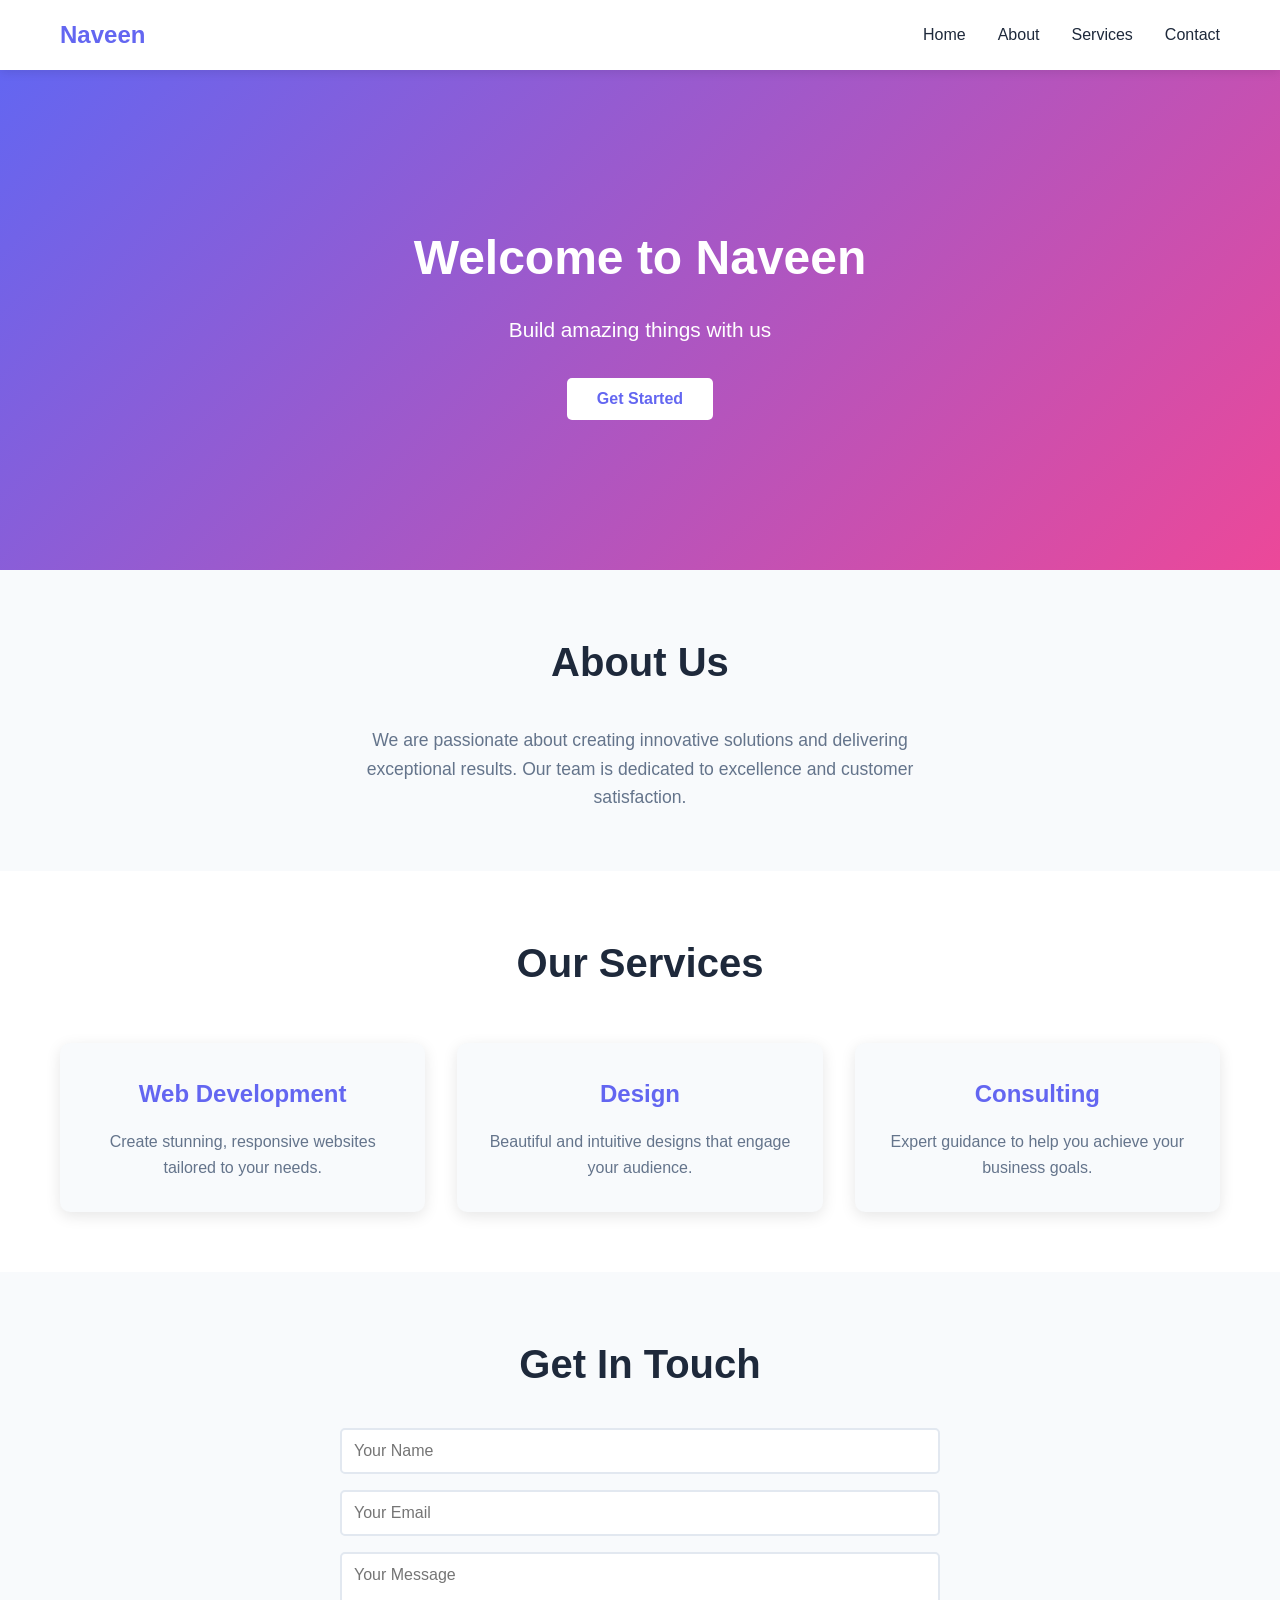
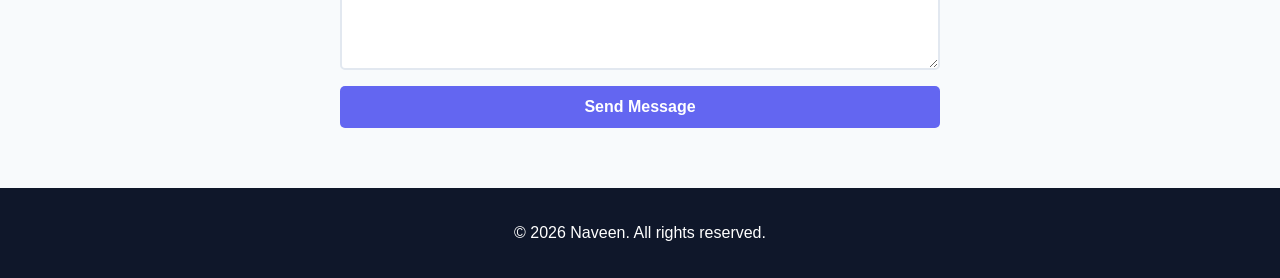
<file: index.html>
<!DOCTYPE html>
<html lang="en">
<head>
    <meta charset="UTF-8">
    <meta name="viewport" content="width=device-width, initial-scale=1.0">
    <title>Welcome to Naveen</title>
    <link rel="stylesheet" href="styles.css">
</head>
<body>
    <nav class="navbar">
        <div class="container">
            <div class="logo">Naveen</div>
            <ul class="nav-links">
                <li><a href="#home">Home</a></li>
                <li><a href="#about">About</a></li>
                <li><a href="#services">Services</a></li>
                <li><a href="#contact">Contact</a></li>
            </ul>
        </div>
    </nav>

    <section id="home" class="hero">
        <div class="container">
            <div class="hero-content">
                <h1>Welcome to Naveen</h1>
                <p>Build amazing things with us</p>
                <button class="cta-button">Get Started</button>
            </div>
        </div>
    </section>

    <section id="about" class="about">
        <div class="container">
            <h2>About Us</h2>
            <p>We are passionate about creating innovative solutions and delivering exceptional results. Our team is dedicated to excellence and customer satisfaction.</p>
        </div>
    </section>

    <section id="services" class="services">
        <div class="container">
            <h2>Our Services</h2>
            <div class="services-grid">
                <div class="service-card">
                    <h3>Web Development</h3>
                    <p>Create stunning, responsive websites tailored to your needs.</p>
                </div>
                <div class="service-card">
                    <h3>Design</h3>
                    <p>Beautiful and intuitive designs that engage your audience.</p>
                </div>
                <div class="service-card">
                    <h3>Consulting</h3>
                    <p>Expert guidance to help you achieve your business goals.</p>
                </div>
            </div>
        </div>
    </section>

    <section id="contact" class="contact">
        <div class="container">
            <h2>Get In Touch</h2>
            <form class="contact-form">
                <input type="text" placeholder="Your Name" required>
                <input type="email" placeholder="Your Email" required>
                <textarea placeholder="Your Message" rows="5" required></textarea>
                <button type="submit" class="submit-button">Send Message</button>
            </form>
        </div>
    </section>

    <footer class="footer">
        <div class="container">
            <p>&copy; 2026 Naveen. All rights reserved.</p>
        </div>
    </footer>

    <script src="script.js"></script>
</body>
</html>
</file>
<file: styles.css>
:root {
    --primary-color: #6366f1;
    --secondary-color: #ec4899;
    --dark-bg: #0f172a;
    --light-bg: #f8fafc;
    --text-dark: #1e293b;
    --text-light: #64748b;
    --white: #ffffff;
}

* {
    margin: 0;
    padding: 0;
    box-sizing: border-box;
}

body {
    font-family: 'Segoe UI', Tahoma, Geneva, Verdana, sans-serif;
    line-height: 1.6;
    color: var(--text-dark);
    background-color: var(--white);
}

.container {
    max-width: 1200px;
    margin: 0 auto;
    padding: 0 20px;
}

/* Navbar */
.navbar {
    background-color: var(--white);
    box-shadow: 0 2px 10px rgba(0, 0, 0, 0.1);
    position: sticky;
    top: 0;
    z-index: 100;
}

.navbar .container {
    display: flex;
    justify-content: space-between;
    align-items: center;
    padding: 1rem 20px;
}

.logo {
    font-size: 1.5rem;
    font-weight: bold;
    color: var(--primary-color);
}

.nav-links {
    display: flex;
    list-style: none;
    gap: 2rem;
}

.nav-links a {
    text-decoration: none;
    color: var(--text-dark);
    transition: color 0.3s ease;
}

.nav-links a:hover {
    color: var(--primary-color);
}

/* Hero Section */
.hero {
    background: linear-gradient(135deg, var(--primary-color) 0%, var(--secondary-color) 100%);
    color: var(--white);
    padding: 100px 20px;
    text-align: center;
    min-height: 500px;
    display: flex;
    align-items: center;
    justify-content: center;
}

.hero-content h1 {
    font-size: 3rem;
    margin-bottom: 1rem;
    animation: fadeInUp 0.8s ease;
}

.hero-content p {
    font-size: 1.3rem;
    margin-bottom: 2rem;
    animation: fadeInUp 0.8s ease 0.2s both;
}

.cta-button {
    background-color: var(--white);
    color: var(--primary-color);
    padding: 12px 30px;
    border: none;
    border-radius: 5px;
    font-size: 1rem;
    font-weight: bold;
    cursor: pointer;
    transition: transform 0.3s ease, box-shadow 0.3s ease;
    animation: fadeInUp 0.8s ease 0.4s both;
}

.cta-button:hover {
    transform: translateY(-3px);
    box-shadow: 0 10px 25px rgba(0, 0, 0, 0.2);
}

/* About Section */
.about {
    padding: 60px 20px;
    background-color: var(--light-bg);
}

.about h2 {
    font-size: 2.5rem;
    margin-bottom: 2rem;
    text-align: center;
    color: var(--text-dark);
}

.about p {
    font-size: 1.1rem;
    text-align: center;
    color: var(--text-light);
    max-width: 600px;
    margin: 0 auto;
}

/* Services Section */
.services {
    padding: 60px 20px;
}

.services h2 {
    font-size: 2.5rem;
    margin-bottom: 3rem;
    text-align: center;
    color: var(--text-dark);
}

.services-grid {
    display: grid;
    grid-template-columns: repeat(auto-fit, minmax(300px, 1fr));
    gap: 2rem;
}

.service-card {
    background-color: var(--light-bg);
    padding: 2rem;
    border-radius: 10px;
    text-align: center;
    transition: transform 0.3s ease, box-shadow 0.3s ease;
    box-shadow: 0 4px 15px rgba(0, 0, 0, 0.1);
}

.service-card:hover {
    transform: translateY(-10px);
    box-shadow: 0 12px 25px rgba(0, 0, 0, 0.15);
}

.service-card h3 {
    color: var(--primary-color);
    margin-bottom: 1rem;
    font-size: 1.5rem;
}

.service-card p {
    color: var(--text-light);
}

/* Contact Section */
.contact {
    padding: 60px 20px;
    background-color: var(--light-bg);
}

.contact h2 {
    font-size: 2.5rem;
    margin-bottom: 2rem;
    text-align: center;
    color: var(--text-dark);
}

.contact-form {
    max-width: 600px;
    margin: 0 auto;
    display: flex;
    flex-direction: column;
    gap: 1rem;
}

.contact-form input,
.contact-form textarea {
    padding: 12px;
    border: 2px solid #e2e8f0;
    border-radius: 5px;
    font-size: 1rem;
    font-family: inherit;
    transition: border-color 0.3s ease;
}

.contact-form input:focus,
.contact-form textarea:focus {
    outline: none;
    border-color: var(--primary-color);
}

.submit-button {
    background-color: var(--primary-color);
    color: var(--white);
    padding: 12px 30px;
    border: none;
    border-radius: 5px;
    font-size: 1rem;
    font-weight: bold;
    cursor: pointer;
    transition: background-color 0.3s ease, transform 0.3s ease;
}

.submit-button:hover {
    background-color: var(--secondary-color);
    transform: translateY(-2px);
}

/* Footer */
.footer {
    background-color: var(--dark-bg);
    color: var(--white);
    padding: 2rem 20px;
    text-align: center;
}

/* Animations */
@keyframes fadeInUp {
    from {
        opacity: 0;
        transform: translateY(30px);
    }
    to {
        opacity: 1;
        transform: translateY(0);
    }
}

/* Responsive Design */
@media (max-width: 768px) {
    .nav-links {
        gap: 1rem;
    }

    .hero-content h1 {
        font-size: 2rem;
    }

    .hero-content p {
        font-size: 1rem;
    }

    .services-grid {
        grid-template-columns: 1fr;
    }
}
</file>
